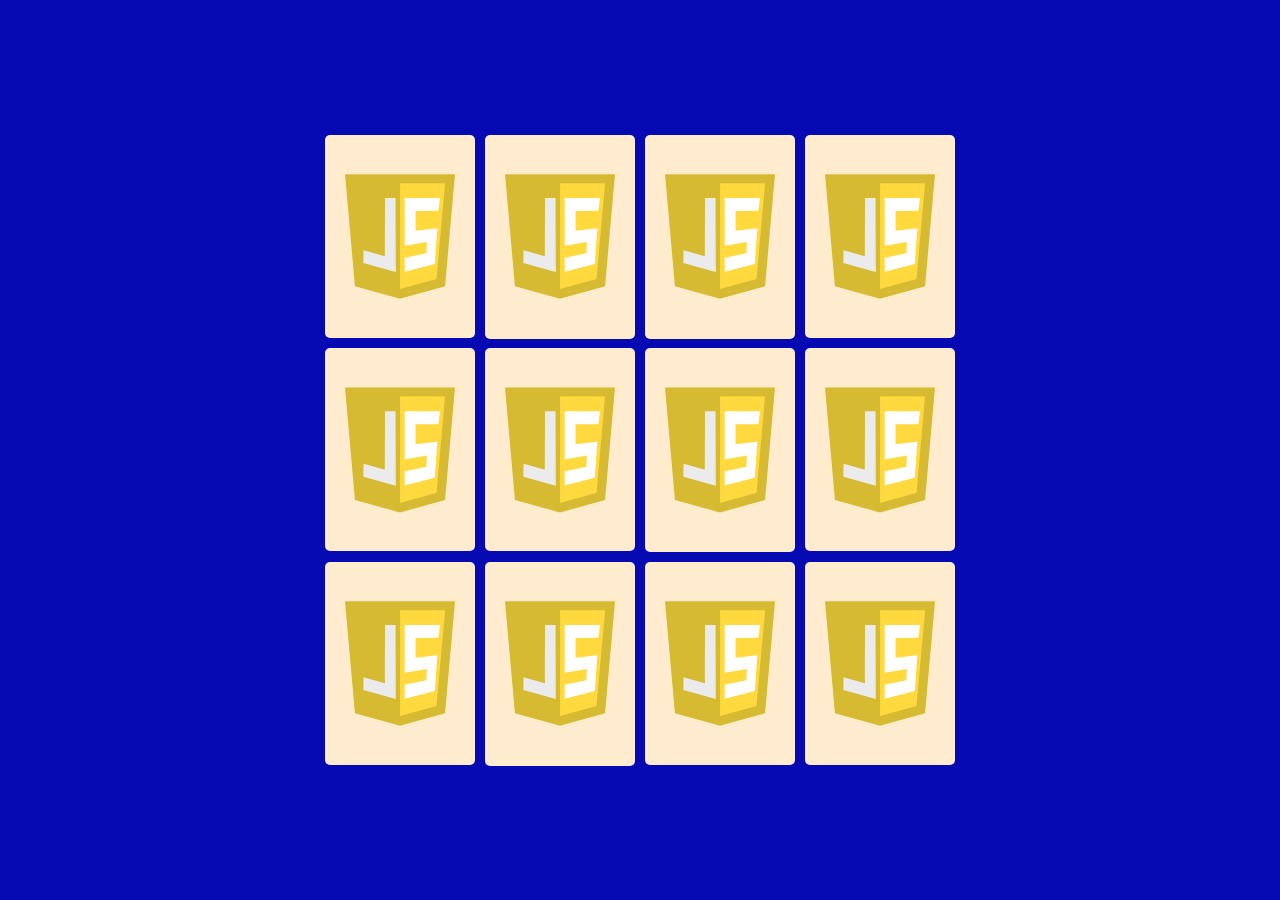
<file: index.html>
<!DOCTYPE html>
<html lang="en">
<head>
    <meta charset="UTF-8">
    <meta http-equiv="X-UA-Compatible" content="IE=edge">
    <meta name="viewport" content="width=, initial-scale=1.0">
    <title>Memory Game</title>
    <link rel = "stylesheet" href ="style.css" >
</head>
<body>

    <section class ="memory-game">
        <div class = "memory-card" data-framework = "Aurelia" >
            <img class = "front-face" src = "Assets/Images/aurelia.svg" alt="Aurelia"/>
            <img class = "back-face" src = "Assets/Images/js-badge.svg" alt="JS Badge"/>
        </div>
        <div class = "memory-card" data-framework = "Aurelia">
            <img class = "front-face" src = "Assets/Images/aurelia.svg" alt="Aurelia"/>
            <img class = "back-face" src = "Assets/Images/js-badge.svg" alt="JS Badge"/>
        </div>
        <div class = "memory-card" data-framework = "Angular">
            <img class = "front-face" src = "Assets/Images/angular.svg" alt="Angular"/>
            <img class = "back-face" src = "Assets/Images/js-badge.svg" alt="JS Badge"/>
        </div>
        <div class = "memory-card"  data-framework = "Angular">
            <img class = "front-face" src = "Assets/Images/angular.svg" alt="Angular"/>
            <img class = "back-face" src = "Assets/Images/js-badge.svg" alt="JS Badge"/>
        </div>
        <div class = "memory-card"  data-framework = "Backbone">
            <img class = "front-face" src = "Assets/Images/backbone.svg" alt="Backbone"/>
            <img class = "back-face" src = "Assets/Images/js-badge.svg" alt="JS Badge"/>
        </div>
        <div class = "memory-card"  data-framework = "Backbone">
            <img class = "front-face" src = "Assets/Images/backbone.svg" alt="Backbone"/>
            <img class = "back-face" src = "Assets/Images/js-badge.svg" alt="JS Badge"/>
        </div>
        <div class = "memory-card" data-framework = "Ember">
            <img class = "front-face" src = "Assets/Images/ember.svg" alt="Ember"/>
            <img class = "back-face" src = "Assets/Images/js-badge.svg" alt="JS Badge"/>
        </div>
        <div class = "memory-card" data-framework = "Ember">
            <img class = "front-face" src = "Assets/Images/ember.svg" alt="Ember"/>
            <img class = "back-face" src = "Assets/Images/js-badge.svg" alt="JS Badge"/>
        </div>
        <div class = "memory-card" data-framework = "React">
            <img class = "front-face" src = "Assets/Images/react.svg" alt="React"/>
            <img class = "back-face" src = "Assets/Images/js-badge.svg" alt="JS Badge"/>
        </div>
        <div class = "memory-card"  data-framework = "React">
            <img class = "front-face" src = "Assets/Images/react.svg" alt="React"/>
            <img class = "back-face" src = "Assets/Images/js-badge.svg" alt="JS Badge"/>
        </div>
        <div class = "memory-card"  data-framework = "Vue">
            <img class = "front-face" src = "Assets/Images/vue.svg" alt="Vue"/>
            <img class = "back-face" src = "Assets/Images/js-badge.svg" alt="JS Badge"/>
        </div>
        <div class = "memory-card" data-framework = "Vue">
            <img class = "front-face" src = "Assets/Images/vue.svg" alt="Vue"/>
            <img class = "back-face" src = "Assets/Images/js-badge.svg" alt="JS Badge"/>
        </div>
        </section>



    <script src = "js/script.js"></script>
</body>
</html>
</file>
<file: style.css>
* {
    padding: 0;
    margin: 0;
    box-sizing: border-box;
  }
  
  body {
    height: 100vh;
    display:flex;
    background: #060AB2;
  }
  
  .memory-game {
    width: 640px;
    height: 640px;
    margin:auto;
    display: flex;
    flex-wrap: wrap;
    perspective: 1000px;
  }
  
  .memory-card {
    width: calc(25% - 10px);
    height: calc(33.333% - 10px);
    margin: 5px;
    position: relative;
    transform: scale(1);
    transform-style:preserve-3d;
    transition: transform.5s;
  }
  .memory-card:active{
      transform :scale(.97);
      transition: transform .2s;

  }
  
  .front-face,
  .back-face {
    width: 100%;
    height: 100%;
    padding: 20px;
    position: absolute;
    border-radius: 5px;
   background-color: blanchedalmond;
   backface-visibility: hidden;
  }

  .memory-card.flip{
    transform:rotateY(180deg);
  }

  .front-face{
    transform: rotateY(180deg);     
  }
</file>
